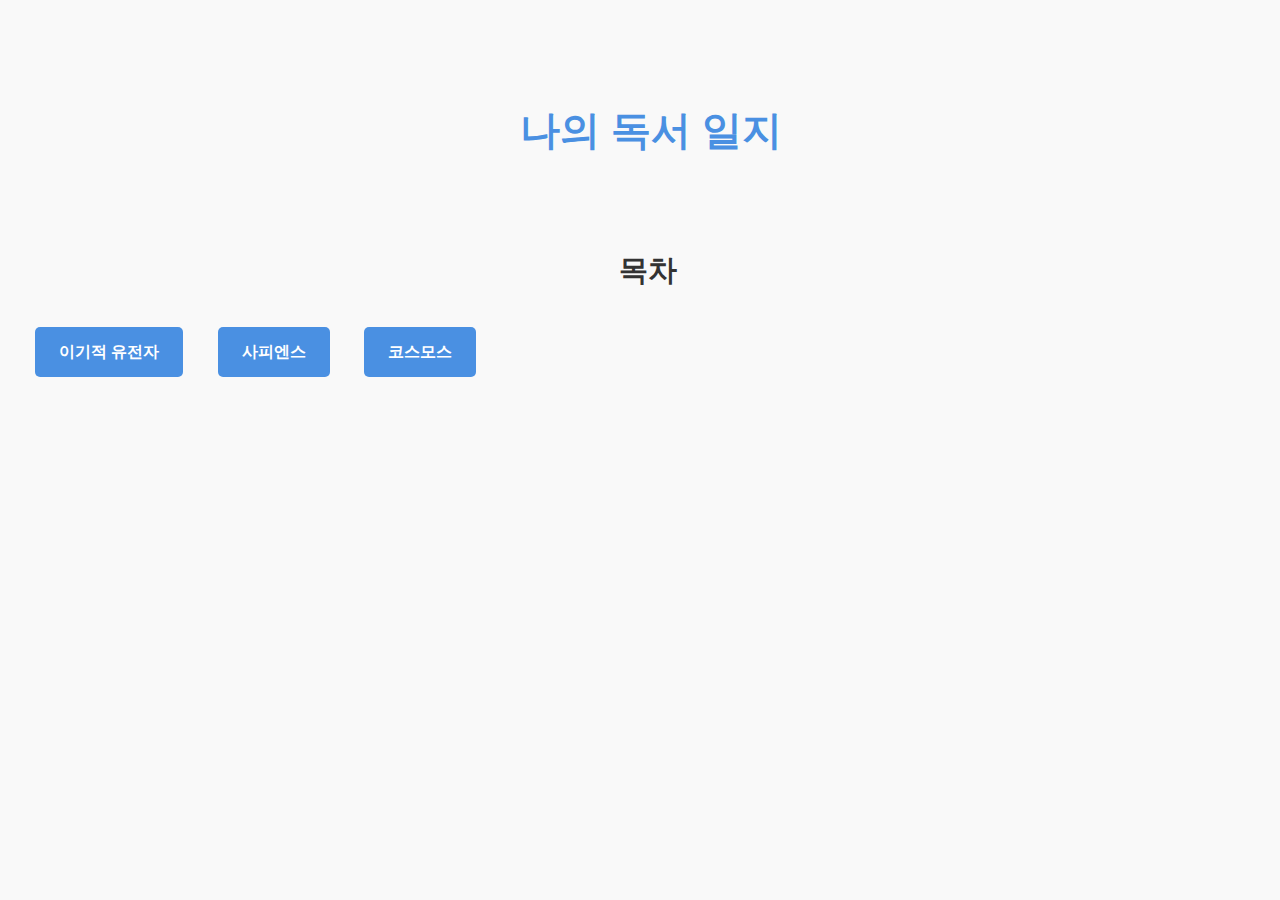
<file: index.html>
<!DOCTYPE html>
<html>
<head>
    <title>My Reading Log</title>
    <link rel="stylesheet" type="text/css" href="styles.css">
</head>
<body>
<br><br>
<h1>&nbsp;&nbsp;나의 독서 일지</h1>
<br><br>
<h2>&nbsp;&nbsp;목차</h2>
<p></p>
<!-- 하이퍼링크를 버튼처럼 스타일링 -->
<p>
    <a href="selfish.html" class="button">이기적 유전자</a>
    <a href="sapiens.html" class="button">사피엔스</a>
    <a href="cosmos.html" class="button">코스모스</a>
</p>
</body>
</html>
</file>
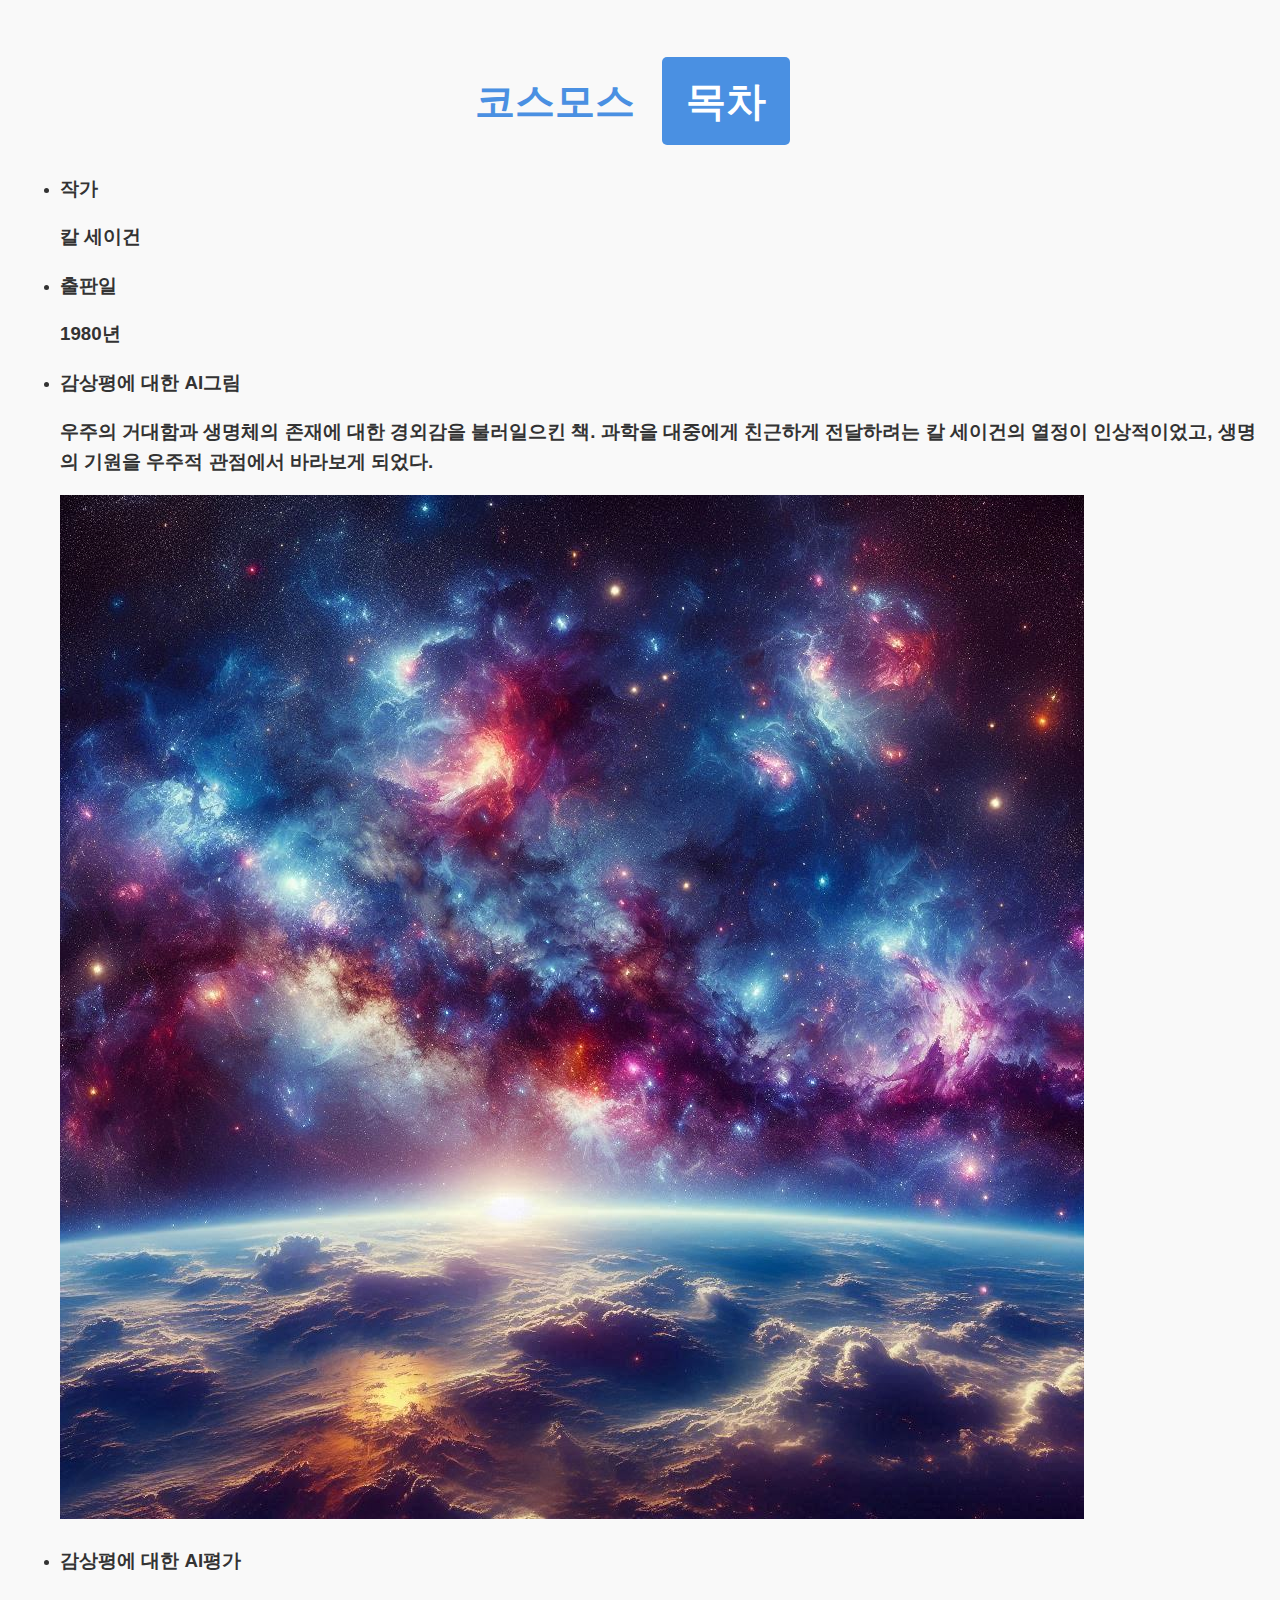
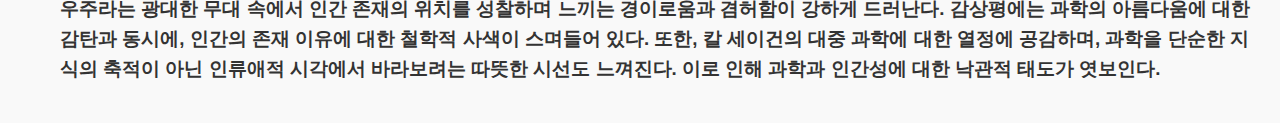
<file: cosmos.html>
<!DOCTYPE html>
<html>
<head>
    <title>Cosmos</title>
    <link rel="stylesheet" type="text/css" href="styles.css">
</head>
<body>

<h1>
    코스모스
    <a href="index.html" class="button">목차</a>
</h1>
<ul>
    <li><h3>작가</h3></li>
    <h3>칼 세이건</h3>
    <li><h3>출판일</h3></li>
    <h3>1980년</h3>
    <li><h3>감상평에 대한 AI그림</h3></li>
    <h3>우주의 거대함과 생명체의 존재에 대한 경외감을 불러일으킨 책. 과학을 대중에게 친근하게 전달하려는 칼 세이건의 열정이 인상적이었고, 생명의 기원을 우주적 관점에서 바라보게 되었다. 
    </h3>
    <img src="cosmos.png" alt=코스모스">
    <li><h3>감상평에 대한 AI평가</h3></li>
    <h3>우주라는 광대한 무대 속에서 인간 존재의 위치를 성찰하며 느끼는 경이로움과 겸허함이 강하게 드러난다. 감상평에는 과학의 아름다움에 대한 감탄과 동시에, 인간의 존재 이유에 대한 철학적 사색이 스며들어 있다. 또한, 칼 세이건의 대중 과학에 대한 열정에 공감하며, 과학을 단순한 지식의 축적이 아닌 인류애적 시각에서 바라보려는 따뜻한 시선도 느껴진다. 이로 인해 과학과 인간성에 대한 낙관적 태도가 엿보인다.
    </h3>
</ul>

</body>
</html>
</file>
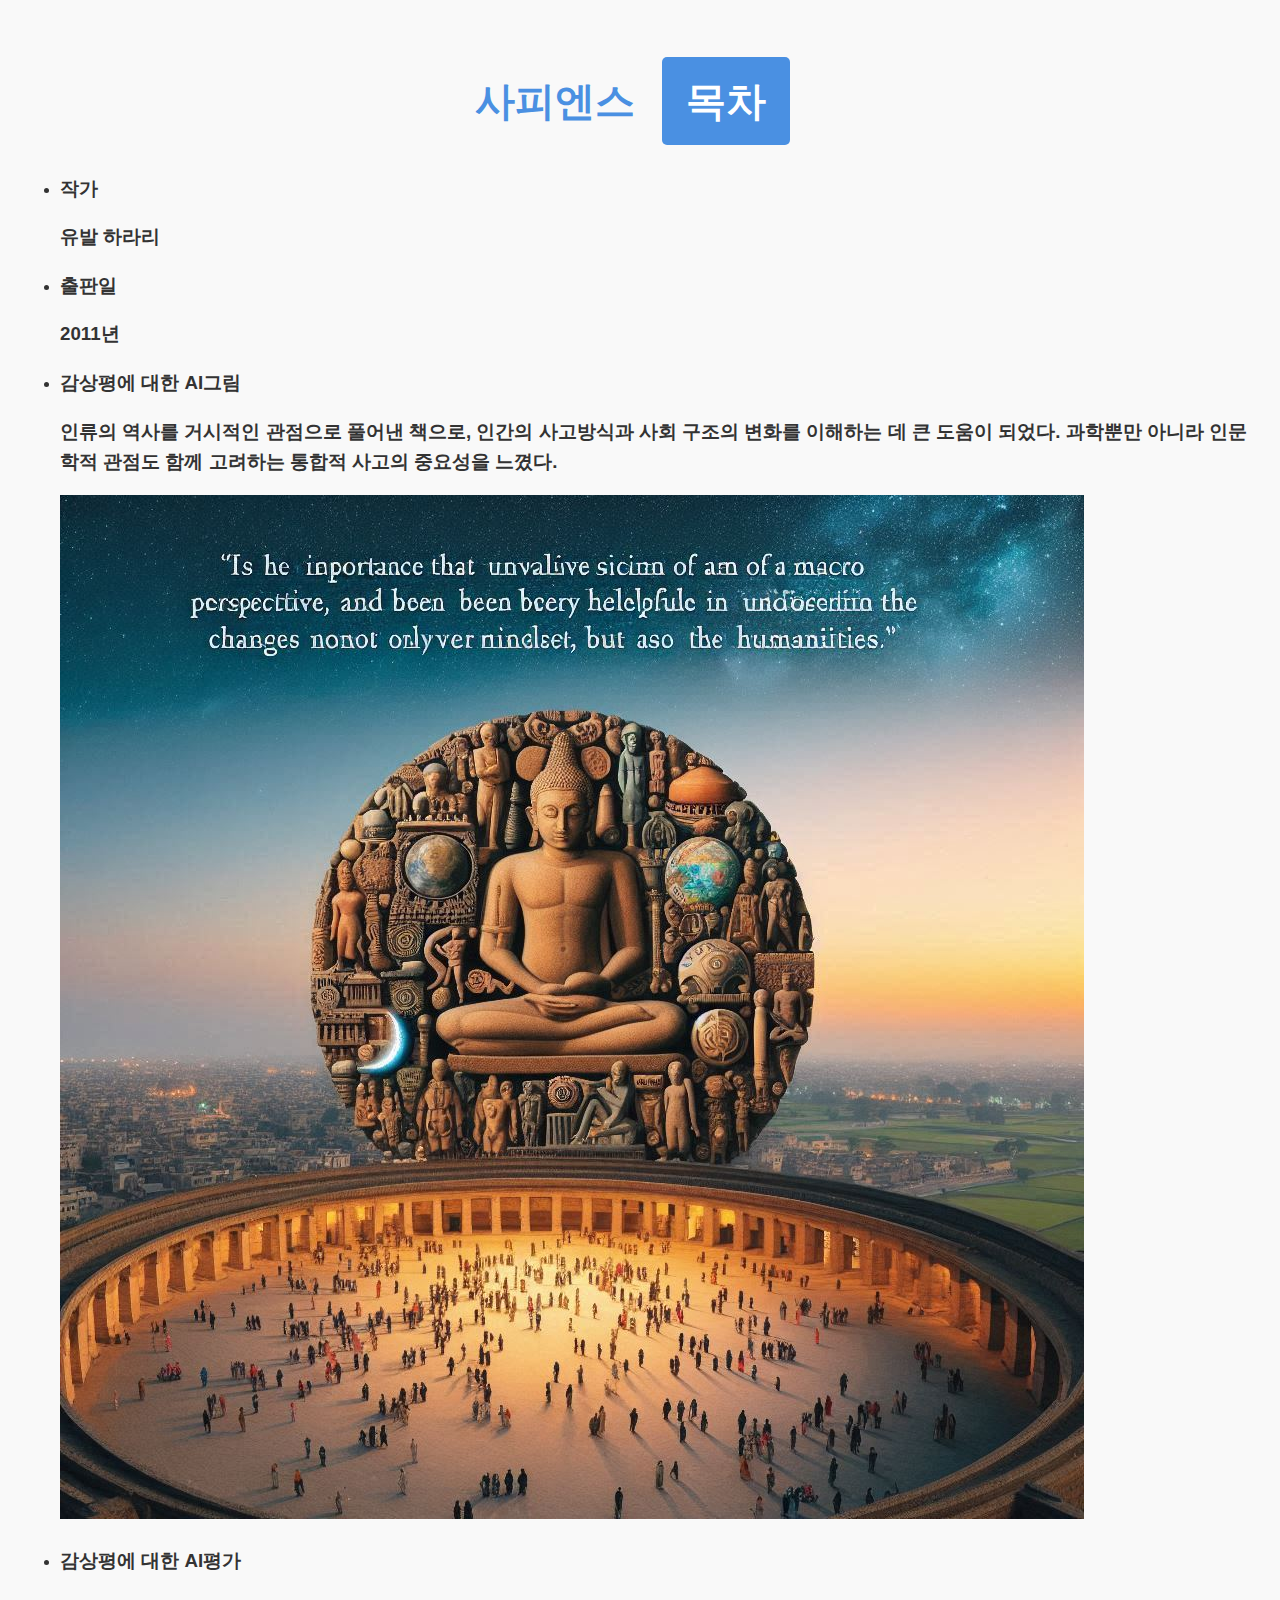
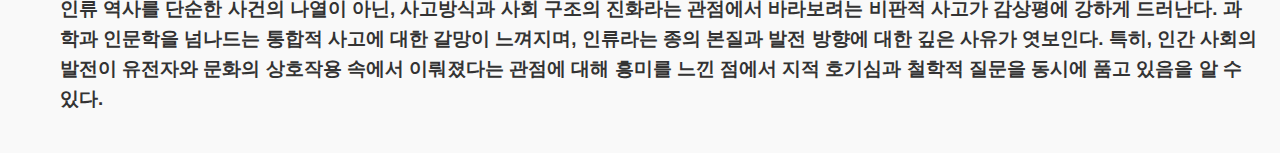
<file: sapiens.html>
<!DOCTYPE html>
<html>
<head>
    <title>Sapiens</title>
    <link rel="stylesheet" type="text/css" href="styles.css">
</head>
<body>

<h1>
    사피엔스
    <a href="index.html" class="button">목차</a>
</h1>
<ul>
    <li><h3>작가</h3></li>
    <h3>유발 하라리</h3>
    <li><h3>출판일</h3></li>
    <h3>2011년</h3>
    <li><h3>감상평에 대한 AI그림</h3></li>
    <h3>인류의 역사를 거시적인 관점으로 풀어낸 책으로, 인간의 사고방식과 사회 구조의 변화를 이해하는 데 큰 도움이 되었다. 과학뿐만 아니라 인문학적 관점도 함께 고려하는 통합적 사고의 중요성을 느꼈다.<br> 
    </h3>
    <img src="sapiens.png" alt=사피엔스">
    <li><h3>감상평에 대한 AI평가</h3></li>
    <h3>인류 역사를 단순한 사건의 나열이 아닌, 사고방식과 사회 구조의 진화라는 관점에서 바라보려는 비판적 사고가 감상평에 강하게 드러난다. 과학과 인문학을 넘나드는 통합적 사고에 대한 갈망이 느껴지며, 인류라는 종의 본질과 발전 방향에 대한 깊은 사유가 엿보인다. 특히, 인간 사회의 발전이 유전자와 문화의 상호작용 속에서 이뤄졌다는 관점에 대해 흥미를 느낀 점에서 지적 호기심과 철학적 질문을 동시에 품고 있음을 알 수 있다.
    </h3>
</ul>

</body>
</html>
</file>
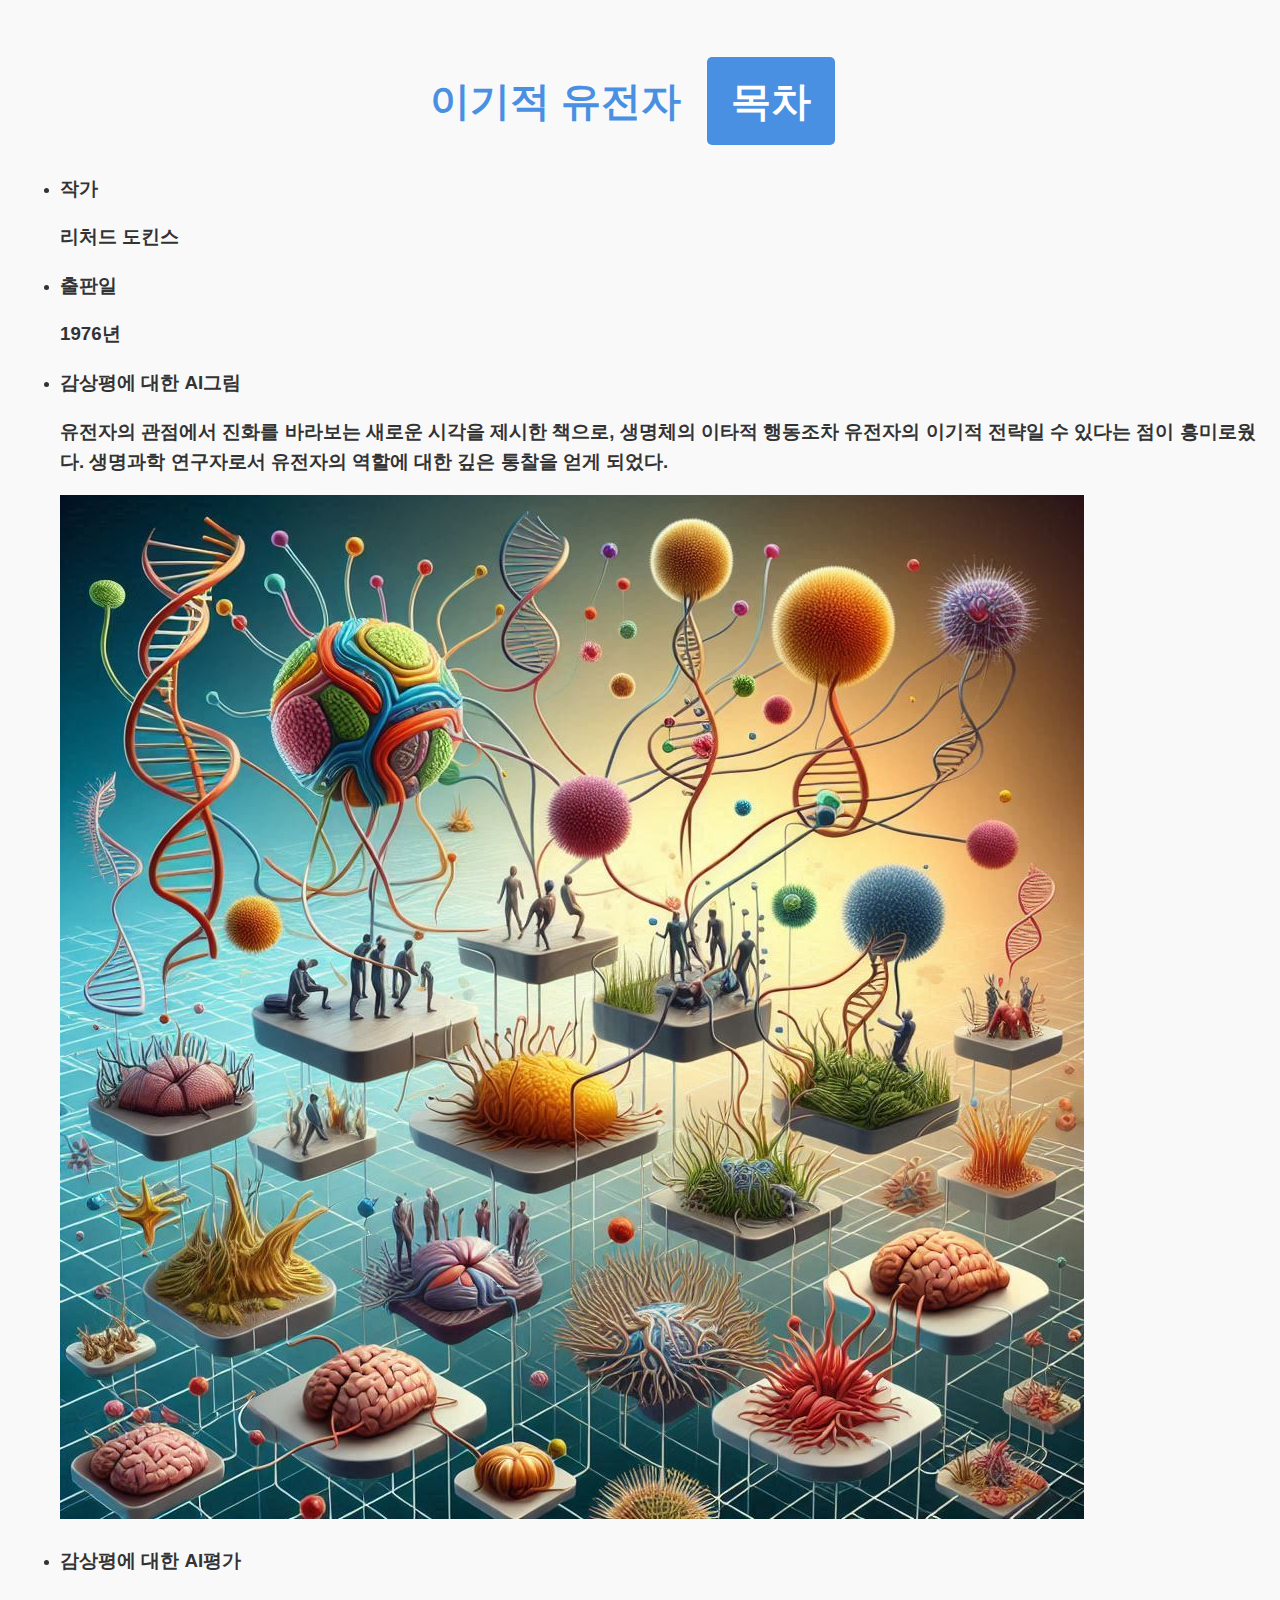
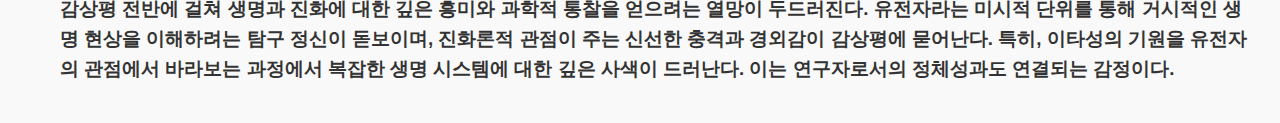
<file: selfish.html>
<!DOCTYPE html>
<html>
<head>
    <title>The Selfish Gene</title>
    <link rel="stylesheet" type="text/css" href="styles.css">
</head>
<body>

<h1>
    이기적 유전자
    <a href="index.html" class="button">목차</a>
</h1>
<ul>
    <li><h3>작가</h3></li>
    <h3>리처드 도킨스</h3>
    <li><h3>출판일</h3></li>
    <h3>1976년</h3>
    <li><h3>감상평에 대한 AI그림</h3></li>
    <h3>유전자의 관점에서 진화를 바라보는 새로운 시각을 제시한 책으로, 생명체의 이타적 행동조차 유전자의 이기적 전략일 수 있다는 점이 흥미로웠다. 생명과학 연구자로서 유전자의 역할에 대한 깊은 통찰을 얻게 되었다. 
    </h3>
    <img src="selfish.png" alt=이기적 유전자">
    <li><h3>감상평에 대한 AI평가</h3></li>
    <h3>감상평 전반에 걸쳐 생명과 진화에 대한 깊은 흥미와 과학적 통찰을 얻으려는 열망이 두드러진다. 유전자라는 미시적 단위를 통해 거시적인 생명 현상을 이해하려는 탐구 정신이 돋보이며, 진화론적 관점이 주는 신선한 충격과 경외감이 감상평에 묻어난다. 특히, 이타성의 기원을 유전자의 관점에서 바라보는 과정에서 복잡한 생명 시스템에 대한 깊은 사색이 드러난다. 이는 연구자로서의 정체성과도 연결되는 감정이다.
    </h3>
</ul>

</body>
</html>
</file>
<file: styles.css>
/* 전체 레이아웃 설정 */
body {
    font-family: 'Noto Sans KR', sans-serif;
    background-color: #f9f9f9;
    color: #333;
    margin: 0;
    padding: 20px;
    line-height: 1.6;
}

/* 제목 스타일 */
h1 {
    text-align: center;
    color: #4a90e2;
    font-size: 2.5em;
    margin-bottom: 10px;
}

h2 {
    text-align: center;
    color: #333;
    font-size: 1.8em;
}

/* 목차 중앙 정렬 */
.toc {
    text-align: center;
    margin: 30px 0;
}

.toc ul {
    list-style: none;
    padding: 0;
    display: inline-block;
    text-align: left;
}

.toc li {
    margin: 8px 0;
    font-size: 1.2em;
}

.toc a {
    text-decoration: none;
    color: #4a90e2;
    font-weight: bold;
    transition: color 0.3s ease;
}

.toc a:hover {
    color: #357ABD;
}

/* 버튼 스타일 */
.button {
    display: inline-block;
    margin: 10px 15px;
    padding: 12px 24px;
    background-color: #4a90e2;
    color: white;
    text-decoration: none;
    border-radius: 5px;
    font-weight: bold;
    transition: background-color 0.3s ease, transform 0.2s ease;
}

.button:hover {
    background-color: #357ABD;
    transform: scale(1.05);
}

/* 감상평, AI 평가 섹션 */
.review-section {
    margin: 20px auto;
    padding: 20px;
    max-width: 800px;
    background-color: #ffffff;
    border-radius: 8px;
    box-shadow: 0 4px 8px rgba(0,0,0,0.1);
}

.review-section h3 {
    color: #4a90e2;
    border-bottom: 2px solid #4a90e2;
    padding-bottom: 5px;
}

.review-section p {
    margin: 10px 0;
}

/* 감정평가 강조 */
.ai-analysis {
    background-color: #f0f8ff;
    border-left: 4px solid #4a90e2;
    padding: 10px 15px;
    margin-top: 15px;
    font-style: italic;
}

/* 반응형 디자인 */
@media (max-width: 600px) {
    .button {
        width: 80%;
        text-align: center;
    }

    h1, h2 {
        font-size: 1.5em;
    }
}
</file>
